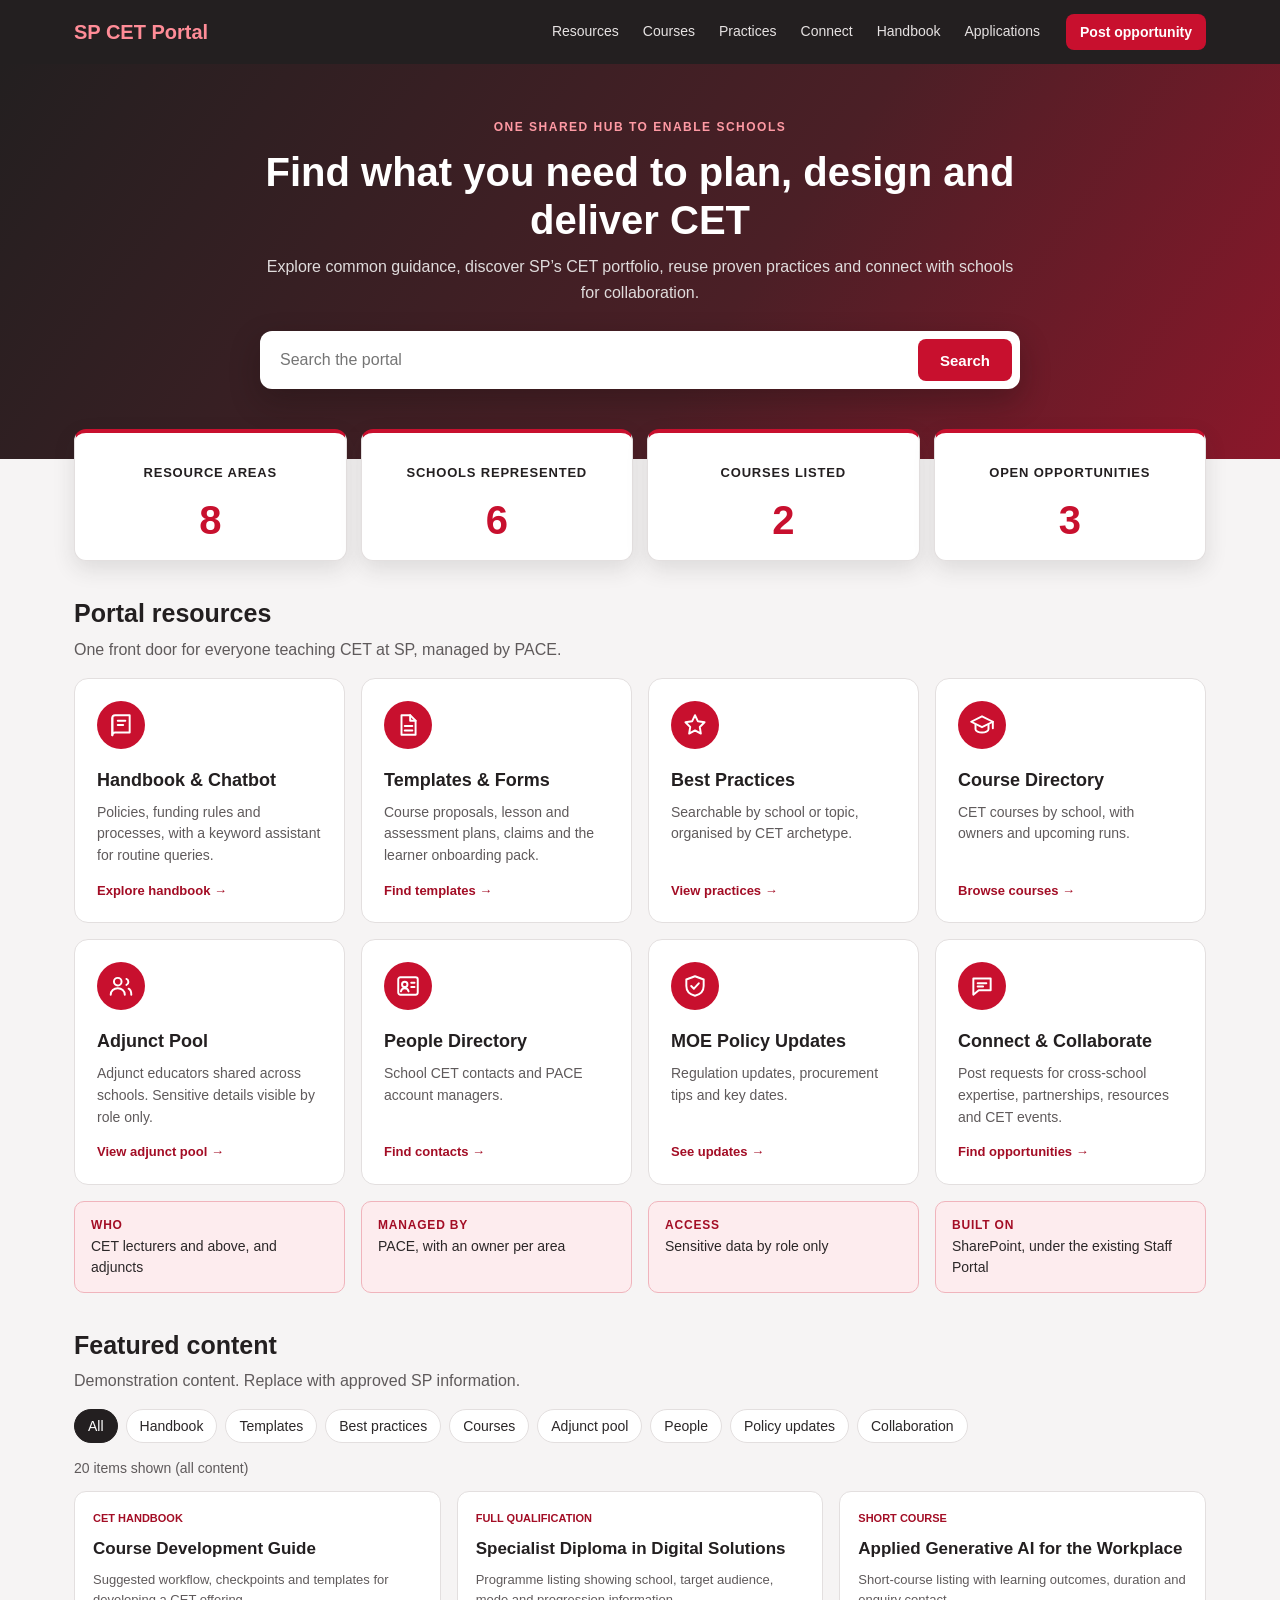
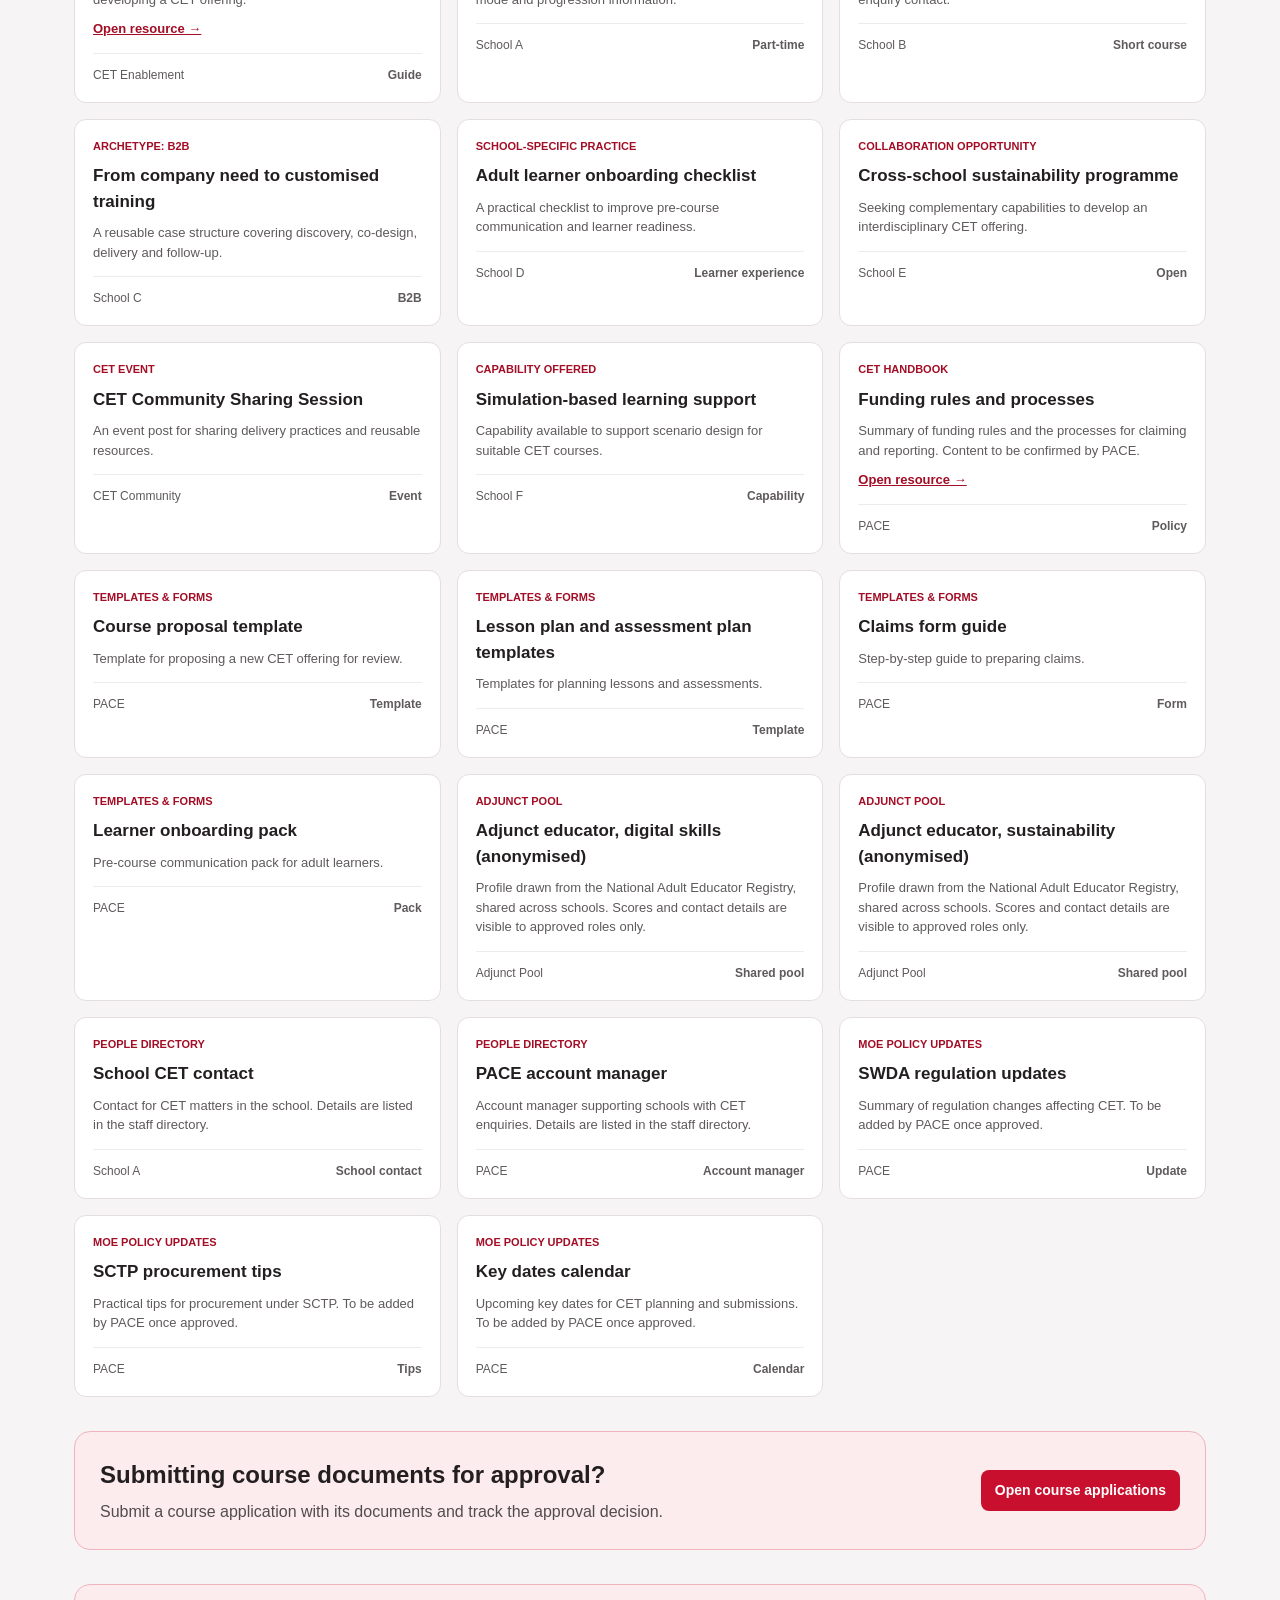
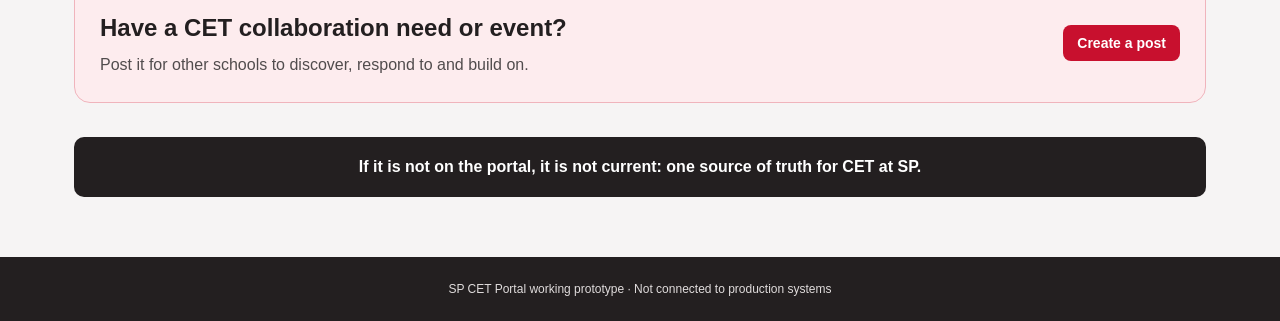
<file: index.html>
<!doctype html>
<html lang="en">
<head>
<meta charset="utf-8">
<meta name="viewport" content="width=device-width,initial-scale=1">
<meta name="description" content="Working prototype of the SP CET Portal: one shared hub for CET handbook, courses, best practices and collaboration.">
<title>SP CET Portal Prototype</title>
<link rel="icon" href="assets/favicon.svg" type="image/svg+xml">
<link rel="stylesheet" href="styles.css">
</head>
<body>
<a class="skip" href="#main">Skip to main content</a>

<!--
  =====================================================================
  HOW TO UPDATE THIS PAGE (for non-programmers)
  - Course, practice, handbook and collaboration CARDS:  edit data/content.json
  - Page wording (headings, hero text, footer):          edit this file, between the tags
  - Colours:                                             edit the :root block at the top of styles.css
  - Handbook landing page:                               edit handbook/index.html
  Do not change text inside < > brackets unless you know what it does.
  =====================================================================
-->

<header>
  <div class="top">
    <a class="brand" href="index.html"><span class="sr-only">SP CET Portal home</span><span aria-hidden="true">SP <span>CET</span> Portal</span></a>
    <nav id="siteNav" aria-label="Main">
      <a href="#resources">Resources</a>
      <a href="#courses">Courses</a>
      <a href="#practices">Practices</a>
      <a href="#connect">Connect</a>
      <a href="handbook/index.html">Handbook</a>
      <a href="applications/index.html">Applications</a>
    </nav>
    <button type="button" class="primary" data-open-modal>Post opportunity</button>
    <button type="button" class="menu-btn" id="menuBtn" aria-expanded="false" aria-controls="siteNav">Menu</button>
  </div>
</header>

<section class="hero" aria-labelledby="heroTitle">
  <div class="hero-inner">
    <div class="eyebrow">One shared hub to enable schools</div>
    <!-- EDIT: main headline and intro text -->
    <h1 id="heroTitle">Find what you need to plan, design and deliver CET</h1>
    <p>Explore common guidance, discover SP’s CET portfolio, reuse proven practices and connect with schools for collaboration.</p>
    <form class="search" id="searchForm" role="search">
      <label class="sr-only" for="searchBox">Search the portal</label>
      <input id="searchBox" type="search" placeholder="Search the portal" autocomplete="off">
      <button class="primary" type="submit">Search</button>
    </form>
  </div>
</section>

<main id="main">
  <!-- Counts below are calculated automatically from data/content.json -->
  <ul class="stats" aria-label="Portal summary">
    <li class="stat"><span>Resource areas</span><b id="resourceCount">8</b></li>
    <li class="stat"><span>Schools represented</span><b id="schoolCount">–</b></li>
    <li class="stat"><span>Courses listed</span><b id="courseCount">–</b></li>
    <li class="stat"><span>Open opportunities</span><b id="opportunityCount">–</b></li>
  </ul>

  <section id="resources" aria-labelledby="resHead">
    <div class="section-head"><div><h2 id="resHead">Portal resources</h2><p>One front door for everyone teaching CET at SP, managed by PACE.</p></div></div>
    <div class="hubs">
      <a class="hub" href="handbook/index.html"><span class="icon"><img src="assets/icons/handbook.svg" alt="" width="26" height="26"></span><h3>Handbook &amp; Chatbot</h3><p>Policies, funding rules and processes, with a keyword assistant for routine queries.</p><span class="go">Explore handbook →</span></a>
      <button type="button" class="hub" data-filter="template"><span class="icon"><img src="assets/icons/templates.svg" alt="" width="26" height="26"></span><h3>Templates &amp; Forms</h3><p>Course proposals, lesson and assessment plans, claims and the learner onboarding pack.</p><span class="go">Find templates →</span></button>
      <button type="button" class="hub" id="practices" data-filter="practice"><span class="icon"><img src="assets/icons/practices.svg" alt="" width="26" height="26"></span><h3>Best Practices</h3><p>Searchable by school or topic, organised by CET archetype.</p><span class="go">View practices →</span></button>
      <button type="button" class="hub" id="courses" data-filter="course"><span class="icon"><img src="assets/icons/courses.svg" alt="" width="26" height="26"></span><h3>Course Directory</h3><p>CET courses by school, with owners and upcoming runs.</p><span class="go">Browse courses →</span></button>
      <button type="button" class="hub" data-filter="adjunct"><span class="icon"><img src="assets/icons/adjunct.svg" alt="" width="26" height="26"></span><h3>Adjunct Pool</h3><p>Adjunct educators shared across schools. Sensitive details visible by role only.</p><span class="go">View adjunct pool →</span></button>
      <button type="button" class="hub" data-filter="person"><span class="icon"><img src="assets/icons/people.svg" alt="" width="26" height="26"></span><h3>People Directory</h3><p>School CET contacts and PACE account managers.</p><span class="go">Find contacts →</span></button>
      <button type="button" class="hub" data-filter="policy"><span class="icon"><img src="assets/icons/policy.svg" alt="" width="26" height="26"></span><h3>MOE Policy Updates</h3><p>Regulation updates, procurement tips and key dates.</p><span class="go">See updates →</span></button>
      <button type="button" class="hub" id="connect" data-filter="opportunity"><span class="icon"><img src="assets/icons/collaborate.svg" alt="" width="26" height="26"></span><h3>Connect &amp; Collaborate</h3><p>Post requests for cross-school expertise, partnerships, resources and CET events.</p><span class="go">Find opportunities →</span></button>
    </div>
    <!-- EDIT: the four information boxes below -->
    <ul class="strip" aria-label="About the portal">
      <li><b>Who</b> CET lecturers and above, and adjuncts</li>
      <li><b>Managed by</b> PACE, with an owner per area</li>
      <li><b>Access</b> Sensitive data by role only</li>
      <li><b>Built on</b> SharePoint, under the existing Staff Portal</li>
    </ul>
  </section>

  <section id="content" aria-labelledby="featHead">
    <div class="section-head"><div><h2 id="featHead">Featured content</h2><p>Demonstration content. Replace with approved SP information.</p></div></div>
    <div class="filters" role="group" aria-label="Filter content by type">
      <button type="button" class="chip active" data-filter="all" aria-pressed="true">All</button>
      <button type="button" class="chip" data-filter="handbook" aria-pressed="false">Handbook</button>
      <button type="button" class="chip" data-filter="template" aria-pressed="false">Templates</button>
      <button type="button" class="chip" data-filter="practice" aria-pressed="false">Best practices</button>
      <button type="button" class="chip" data-filter="course" aria-pressed="false">Courses</button>
      <button type="button" class="chip" data-filter="adjunct" aria-pressed="false">Adjunct pool</button>
      <button type="button" class="chip" data-filter="person" aria-pressed="false">People</button>
      <button type="button" class="chip" data-filter="policy" aria-pressed="false">Policy updates</button>
      <button type="button" class="chip" data-filter="opportunity" aria-pressed="false">Collaboration</button>
    </div>
    <p class="status" id="resultStatus" role="status" aria-live="polite"></p>
    <div class="grid" id="contentGrid"><p class="empty">Loading content…</p></div>
  </section>

  <div class="callout">
    <div><h2>Submitting course documents for approval?</h2><p>Submit a course application with its documents and track the approval decision.</p></div>
    <a class="primary" href="applications/index.html" style="text-decoration:none;margin-left:auto;white-space:nowrap">Open course applications</a>
  </div>

  <div class="callout">
    <div><h2>Have a CET collaboration need or event?</h2><p>Post it for other schools to discover, respond to and build on.</p></div>
    <button type="button" class="primary" data-open-modal>Create a post</button>
  </div>
  <p class="banner">If it is not on the portal, it is not current: one source of truth for CET at SP.</p>
</main>

<div class="modal" id="modal" hidden>
  <div class="panel" role="dialog" aria-modal="true" aria-labelledby="modalTitle">
    <h2 id="modalTitle">Post a CET opportunity</h2>
    <p class="note">Prototype only. Entries are stored in this browser and are not submitted to SP systems. Please do not enter personal or restricted information.</p>
    <form id="postForm" novalidate>
      <label for="postType">Post type</label>
      <select id="postType"><option>Collaboration opportunity</option><option>CET event</option><option>Capability offered</option><option>Resource request</option></select>
      <label for="postTitle">Title</label>
      <input id="postTitle" required placeholder="e.g. Looking for a partner in data analytics">
      <label for="postSchool">School</label>
      <input id="postSchool" required placeholder="School or department">
      <label for="postDesc">Description</label>
      <textarea id="postDesc" required placeholder="Describe the opportunity, intended audience and support needed"></textarea>
      <p class="form-error" id="formError" role="alert"></p>
      <div class="actions"><button type="button" class="secondary" id="cancelPost">Cancel</button><button type="submit" class="primary">Publish post</button></div>
    </form>
  </div>
</div>

<footer>SP CET Portal working prototype · Not connected to production systems</footer>
<script src="app.js"></script>
</body>
</html>
</file>
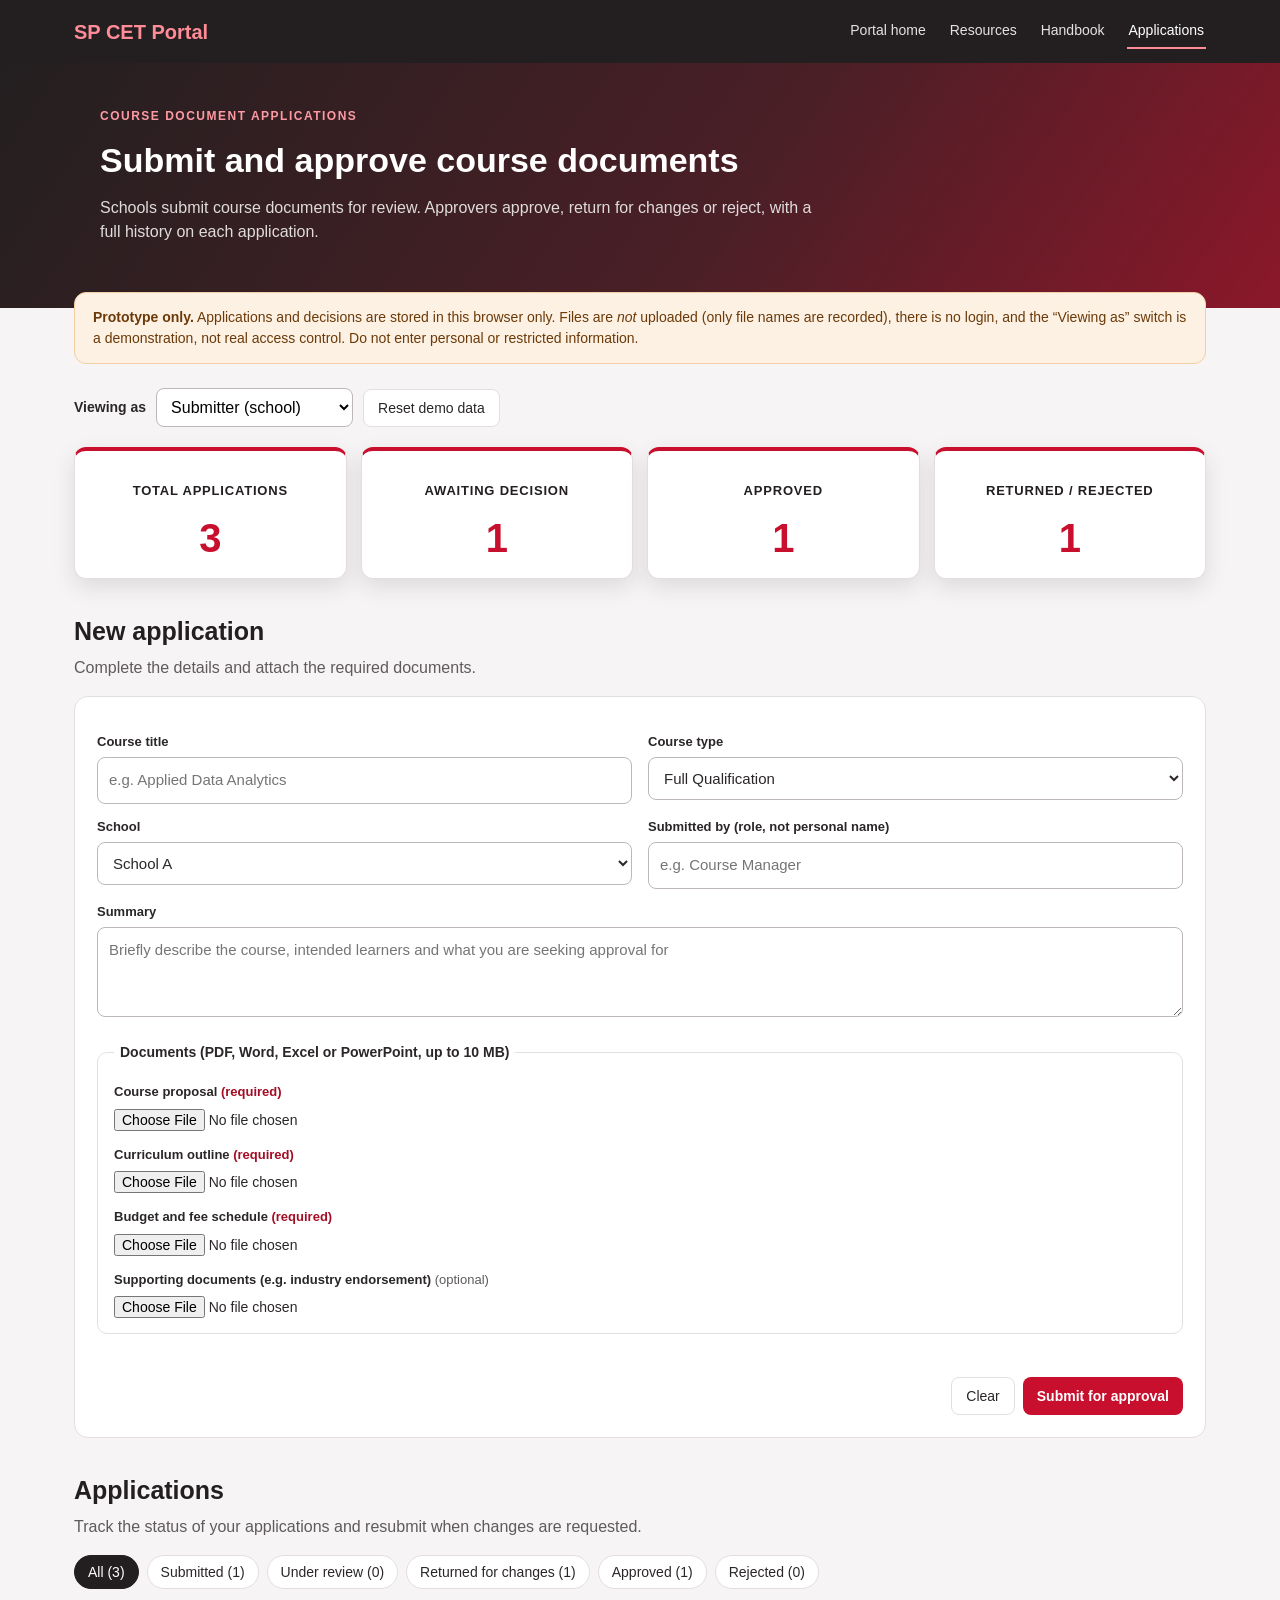
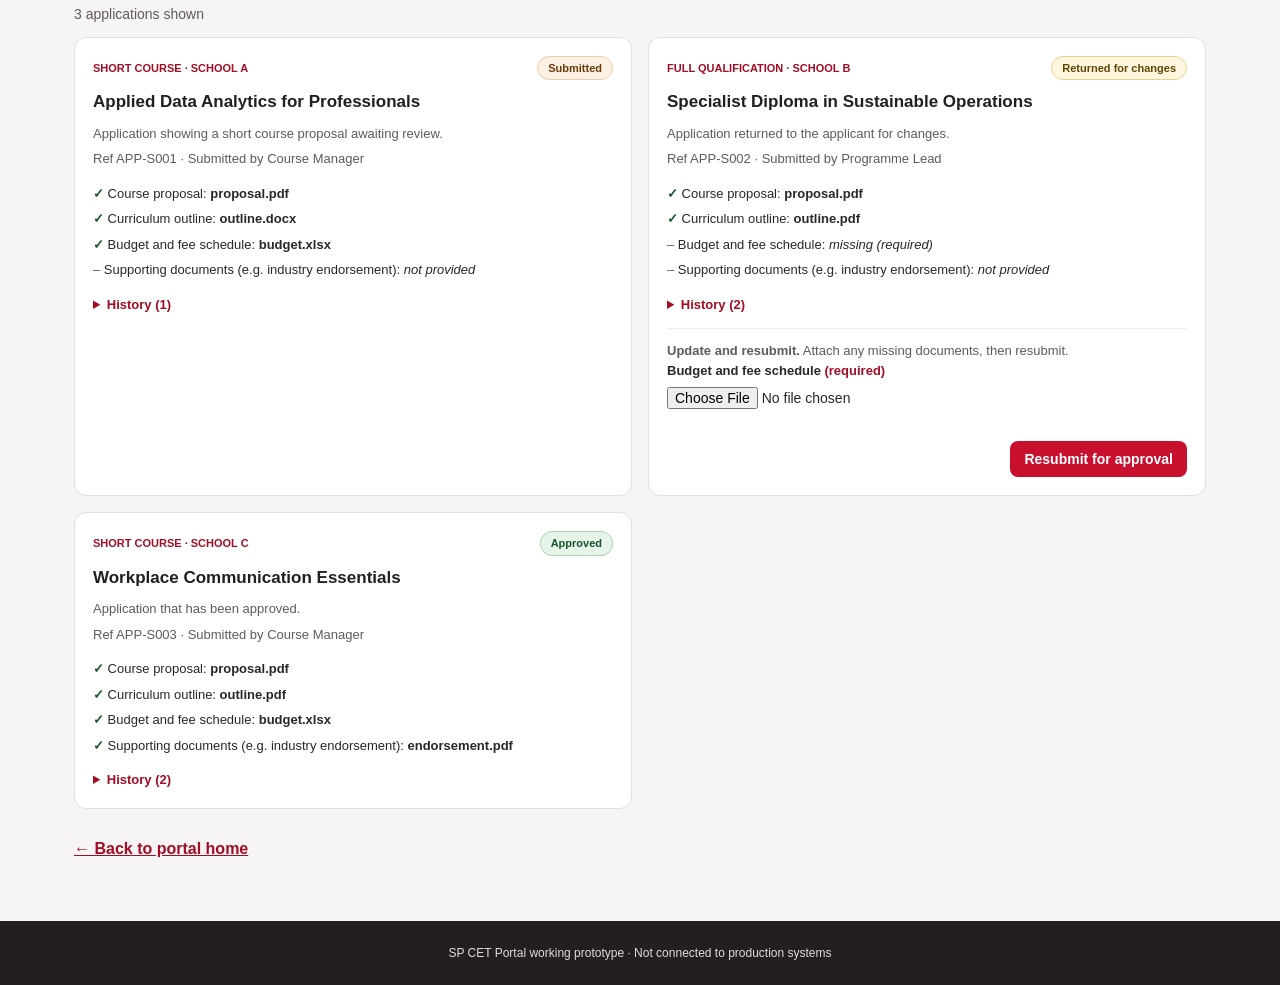
<file: applications/index.html>
<!doctype html>
<html lang="en">
<head>
<meta charset="utf-8">
<meta name="viewport" content="width=device-width,initial-scale=1">
<meta name="description" content="Prototype for submitting course documents for approval in the SP CET Portal.">
<title>Course Applications – SP CET Portal</title>
<link rel="icon" href="../assets/favicon.svg" type="image/svg+xml">
<link rel="stylesheet" href="../styles.css">
</head>
<body>
<a class="skip" href="#main">Skip to main content</a>

<!--
  =====================================================================
  HOW TO UPDATE THIS PAGE (for non-programmers)
  - Required documents, schools and course types: edit data/applications.json
  - Example applications shown on first load:       edit data/applications.json
  - Page wording:                                   edit this file
  This is a PROTOTYPE. Nothing is sent to SP systems and there is no login.
  =====================================================================
-->

<header>
  <div class="top">
    <a class="brand" href="../index.html"><span class="sr-only">SP CET Portal home</span><span aria-hidden="true">SP <span>CET</span> Portal</span></a>
    <nav id="siteNav" aria-label="Main">
      <a href="../index.html">Portal home</a>
      <a href="../index.html#resources">Resources</a>
      <a href="../handbook/index.html">Handbook</a>
      <a href="index.html" aria-current="page">Applications</a>
    </nav>
    <button type="button" class="menu-btn" id="menuBtn" aria-expanded="false" aria-controls="siteNav">Menu</button>
  </div>
</header>

<section class="page-hero" aria-labelledby="pageTitle">
  <div class="hero-inner">
    <div class="eyebrow">Course document applications</div>
    <h1 id="pageTitle">Submit and approve course documents</h1>
    <p>Schools submit course documents for review. Approvers approve, return for changes or reject, with a full history on each application.</p>
  </div>
</section>

<main id="main">
  <p class="notice"><strong>Prototype only.</strong> Applications and decisions are stored in this browser only. Files are <em>not</em> uploaded (only file names are recorded), there is no login, and the “Viewing as” switch is a demonstration, not real access control. Do not enter personal or restricted information.</p>

  <div class="role-bar">
    <label for="role">Viewing as</label>
    <select id="role"><option value="submitter">Submitter (school)</option><option value="approver">Approver (CET office)</option></select>
    <button type="button" class="secondary" id="resetBtn">Reset demo data</button>
  </div>

  <ul class="stats" id="appStats" aria-label="Application counts"></ul>

  <section id="submit" aria-labelledby="subHead">
    <div class="section-head"><div><h2 id="subHead">New application</h2><p>Complete the details and attach the required documents.</p></div></div>
    <form class="app-form" id="appForm" novalidate>
      <div class="form-grid">
        <div><label for="fTitle">Course title</label><input id="fTitle" required maxlength="120" placeholder="e.g. Applied Data Analytics"></div>
        <div><label for="fType">Course type</label><select id="fType"></select></div>
        <div><label for="fSchool">School</label><select id="fSchool"></select></div>
        <div><label for="fBy">Submitted by (role, not personal name)</label><input id="fBy" required maxlength="80" placeholder="e.g. Course Manager"></div>
      </div>
      <label for="fSummary">Summary</label>
      <textarea id="fSummary" required maxlength="500" placeholder="Briefly describe the course, intended learners and what you are seeking approval for"></textarea>
      <fieldset class="docs"><legend>Documents (PDF, Word, Excel or PowerPoint, up to 10 MB)</legend><div id="docFields"></div></fieldset>
      <p class="form-error" id="appError" role="alert"></p>
      <div class="actions"><button type="reset" class="secondary">Clear</button><button type="submit" class="primary">Submit for approval</button></div>
    </form>
  </section>

  <section id="list" aria-labelledby="listHead">
    <div class="section-head"><div><h2 id="listHead">Applications</h2><p id="roleHint"></p></div></div>
    <div class="filters" role="group" aria-label="Filter by status" id="statusFilters"></div>
    <p class="status" id="appStatus" role="status" aria-live="polite"></p>
    <div class="app-list" id="appList"><p class="empty">Loading applications…</p></div>
  </section>

  <a class="back" href="../index.html">← Back to portal home</a>
</main>

<footer>SP CET Portal working prototype · Not connected to production systems</footer>
<script src="applications.js"></script>
</body>
</html>
</file>
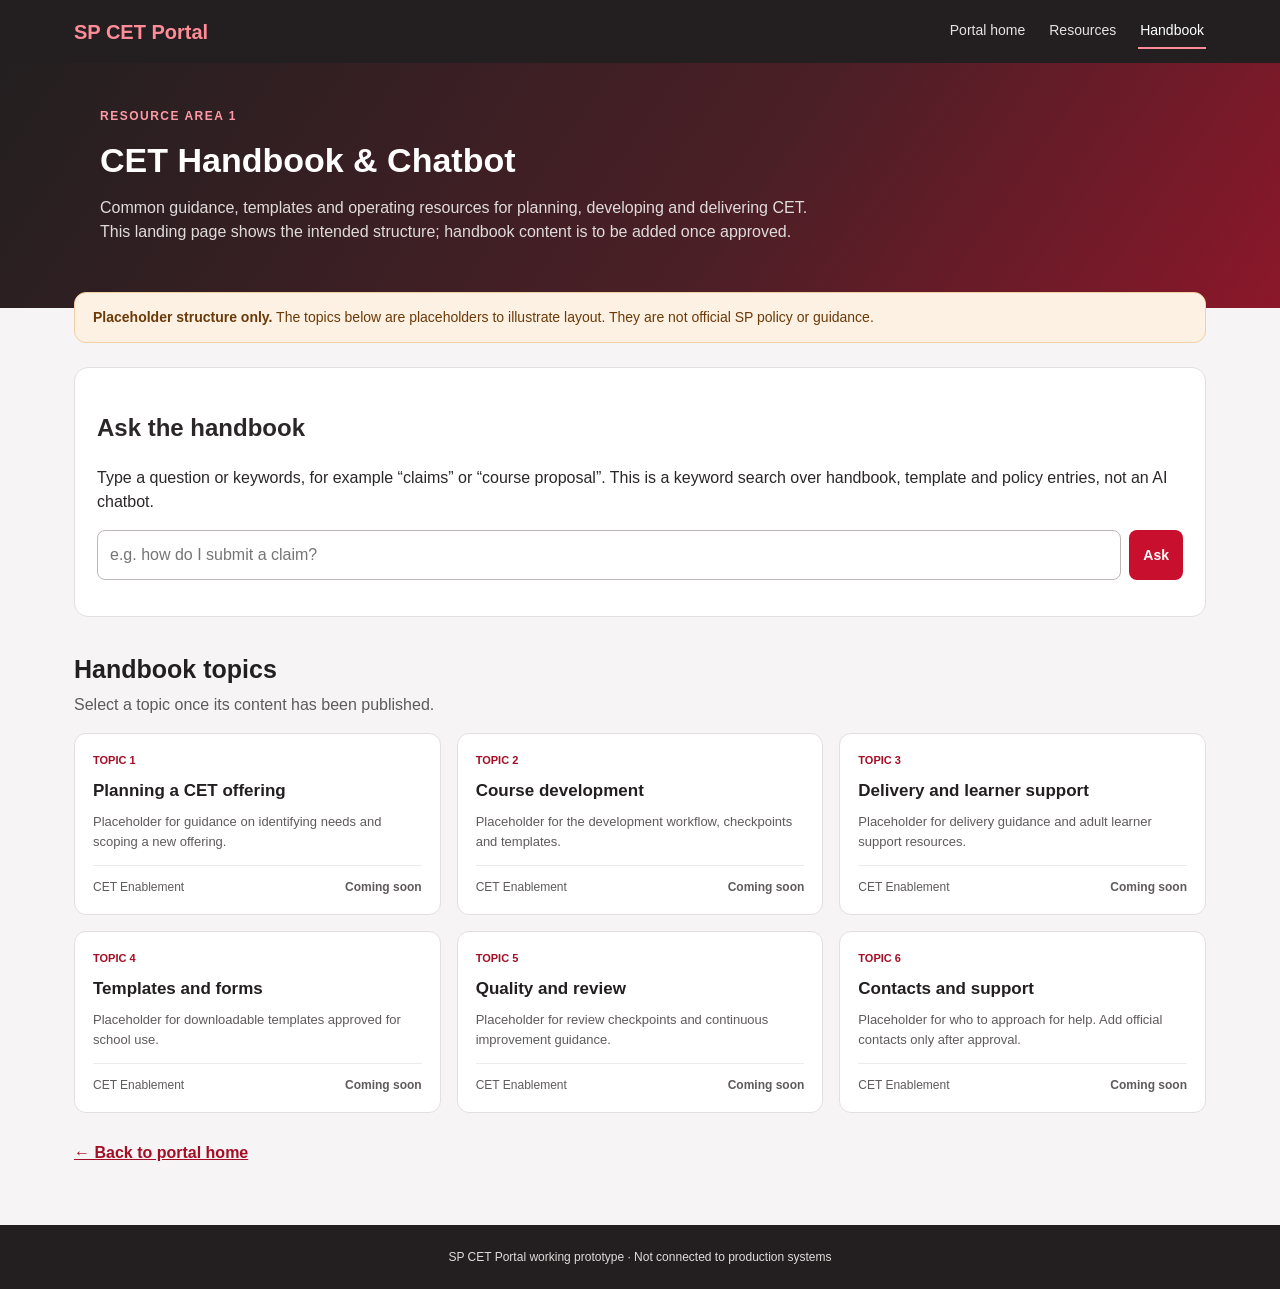
<file: handbook/index.html>
<!doctype html>
<html lang="en">
<head>
<meta charset="utf-8">
<meta name="viewport" content="width=device-width,initial-scale=1">
<meta name="description" content="CET Handbook landing page for the SP CET Portal prototype. Placeholder structure only.">
<title>CET Handbook – SP CET Portal</title>
<link rel="icon" href="../assets/favicon.svg" type="image/svg+xml">
<link rel="stylesheet" href="../styles.css">
</head>
<body>
<a class="skip" href="#main">Skip to main content</a>

<!--
  =====================================================================
  HOW TO UPDATE THE HANDBOOK PAGE (for non-programmers)
  - Each handbook topic is one block that starts with <article class="card"> and ends with </article>.
  - To add a topic: copy a whole block, paste it below the last one, then change the text.
  - To link to a document: put the file in the handbook folder (e.g. handbook/guide.pdf)
    and change href="#" to href="guide.pdf".
  - Only publish content that has been approved by the CET owner.
  =====================================================================
-->

<header>
  <div class="top">
    <a class="brand" href="../index.html"><span class="sr-only">SP CET Portal home</span><span aria-hidden="true">SP <span>CET</span> Portal</span></a>
    <nav aria-label="Main">
      <a href="../index.html">Portal home</a>
      <a href="../index.html#resources">Resources</a>
      <a href="index.html" aria-current="page">Handbook</a>
    </nav>
  </div>
</header>

<section class="page-hero" aria-labelledby="pageTitle">
  <div class="hero-inner">
    <div class="eyebrow">Resource area 1</div>
    <h1 id="pageTitle">CET Handbook &amp; Chatbot</h1>
    <p>Common guidance, templates and operating resources for planning, developing and delivering CET. This landing page shows the intended structure; handbook content is to be added once approved.</p>
  </div>
</section>

<main id="main">
  <p class="notice"><strong>Placeholder structure only.</strong> The topics below are placeholders to illustrate layout. They are not official SP policy or guidance.</p>

  <section class="assistant" aria-labelledby="askHead">
    <h2 id="askHead">Ask the handbook</h2>
    <p>Type a question or keywords, for example “claims” or “course proposal”. This is a keyword search over handbook, template and policy entries, not an AI chatbot.</p>
    <form id="askForm">
      <label class="sr-only" for="askBox">Your question</label>
      <input id="askBox" type="search" placeholder="e.g. how do I submit a claim?" autocomplete="off">
      <button class="primary" type="submit">Ask</button>
    </form>
    <div class="answer" id="answer" role="status" aria-live="polite"></div>
  </section>

  <section aria-labelledby="topics">
    <div class="section-head"><div><h2 id="topics">Handbook topics</h2><p>Select a topic once its content has been published.</p></div></div>
    <div class="toc">
      <!-- EDIT: one block per topic -->
      <article class="card"><div class="card-top"><div class="tag">Topic 1</div></div><h3>Planning a CET offering</h3><p>Placeholder for guidance on identifying needs and scoping a new offering.</p><div class="meta"><span>CET Enablement</span><b>Coming soon</b></div></article>
      <article class="card"><div class="card-top"><div class="tag">Topic 2</div></div><h3>Course development</h3><p>Placeholder for the development workflow, checkpoints and templates.</p><div class="meta"><span>CET Enablement</span><b>Coming soon</b></div></article>
      <article class="card"><div class="card-top"><div class="tag">Topic 3</div></div><h3>Delivery and learner support</h3><p>Placeholder for delivery guidance and adult learner support resources.</p><div class="meta"><span>CET Enablement</span><b>Coming soon</b></div></article>
      <article class="card"><div class="card-top"><div class="tag">Topic 4</div></div><h3>Templates and forms</h3><p>Placeholder for downloadable templates approved for school use.</p><div class="meta"><span>CET Enablement</span><b>Coming soon</b></div></article>
      <article class="card"><div class="card-top"><div class="tag">Topic 5</div></div><h3>Quality and review</h3><p>Placeholder for review checkpoints and continuous improvement guidance.</p><div class="meta"><span>CET Enablement</span><b>Coming soon</b></div></article>
      <article class="card"><div class="card-top"><div class="tag">Topic 6</div></div><h3>Contacts and support</h3><p>Placeholder for who to approach for help. Add official contacts only after approval.</p><div class="meta"><span>CET Enablement</span><b>Coming soon</b></div></article>
    </div>
  </section>

  <a class="back" href="../index.html">← Back to portal home</a>
</main>

<footer>SP CET Portal working prototype · Not connected to production systems</footer>
<script src="assistant.js"></script>
</body>
</html>
</file>
<file: styles.css>
/* SP CET Portal styles. Brand colours (SP red and charcoal) are defined in :root below; hex values are approximations - replace with the official SP brand palette if required. */
:root{--ink:#231f20;--red:#c8102e;--red-dark:#a30d25;--bg:#f6f4f4;--text:#2b2728;--muted:#5f5a5b;--line:#e3dfdf;--white:#fff;--accent:#c25e0c;--focus:#f2b01e}
*{box-sizing:border-box}
html{scroll-behavior:smooth;scroll-padding-top:84px}
body{margin:0;font-family:Arial,"Segoe UI",sans-serif;color:var(--text);background:var(--bg);line-height:1.5}
a{color:var(--red-dark)}
:focus-visible{outline:3px solid var(--focus);outline-offset:2px}
.skip{position:absolute;left:-999px;top:8px;background:#fff;color:var(--ink);padding:10px 14px;border-radius:8px;z-index:20;font-weight:700}
.skip:focus{left:8px}
.sr-only{position:absolute;width:1px;height:1px;overflow:hidden;clip:rect(0 0 0 0);white-space:nowrap}

/* Header */
header{background:var(--ink);color:#fff;position:sticky;top:0;z-index:5}
.top{max-width:1180px;margin:auto;display:flex;align-items:center;gap:24px;padding:14px 24px}
.brand{font-weight:800;font-size:20px;color:#fff;text-decoration:none;display:flex;align-items:center;gap:10px}
.brand span{color:#ff8c97}

.top nav{display:flex;gap:20px;margin-left:auto;align-items:center}
.top nav a{color:#e6e2e2;text-decoration:none;font-size:14px;padding:6px 2px;border-bottom:2px solid transparent}
.top nav a:hover,.top nav a[aria-current]{color:#fff;border-bottom-color:#ff8c97}
.primary{border:0;border-radius:8px;background:var(--red);color:#fff;padding:10px 14px;font-weight:700;font-size:14px;cursor:pointer;font-family:inherit}
.primary:hover{background:var(--red-dark)}
.secondary{border:1px solid var(--line);background:#fff;padding:10px 14px;border-radius:8px;cursor:pointer;font-family:inherit;font-size:14px;color:var(--text)}
.secondary:hover{background:#f1eeee}
.menu-btn{display:none;background:transparent;border:1px solid #6b6566;color:#fff;border-radius:8px;padding:8px 12px;font-size:14px;cursor:pointer;font-family:inherit}

/* Hero */
.hero{background:linear-gradient(125deg,#231f20 0%,#4b1f26 58%,#c8102e 140%);color:#fff;padding:54px 24px 70px}
.hero-inner{max-width:1080px;margin:auto;text-align:center}
.eyebrow{text-transform:uppercase;letter-spacing:1.5px;color:#ff9aa4;font-size:12px;font-weight:800}
.hero h1{font-size:40px;margin:12px auto 10px;max-width:800px;line-height:1.2}
.hero p{color:#e0dcdc;max-width:760px;margin:0 auto 26px;line-height:1.6}
.search{max-width:760px;margin:auto;display:flex;background:#fff;padding:8px;border-radius:12px;box-shadow:0 12px 30px #1a0f1055}
.search input{text-align:left;border:0;outline:0;flex:1;padding:12px;font-size:16px;min-width:0;font-family:inherit;color:var(--text)}
.search:focus-within{outline:3px solid var(--focus)}
.search .primary{padding:0 22px;font-size:15px}

/* Main layout */
main{max-width:1180px;margin:-30px auto 60px;padding:0 24px}
.stats{display:grid;grid-template-columns:repeat(4,1fr);gap:14px;margin:0 0 30px;padding:0;list-style:none}
.stat{background:#fff;border:1px solid var(--line);border-top:4px solid var(--red);border-radius:12px;padding:20px 16px;box-shadow:0 8px 22px #2b27281f;text-align:center;display:flex;flex-direction:column;align-items:center;justify-content:center;gap:8px}
.stat span{min-height:3em;display:flex;align-items:center;justify-content:center;font-size:13px;font-weight:700;color:var(--ink);text-transform:uppercase;letter-spacing:.8px}
.stat b{display:block;font-size:40px;line-height:1;color:var(--red);font-weight:800}
.section-head{display:flex;align-items:end;justify-content:space-between;margin:34px 0 16px;gap:16px}
.section-head h2{margin:0;font-size:25px;color:var(--ink)}
.section-head p{margin:5px 0 0;color:var(--muted)}

/* Resource hubs */
.hubs{display:grid;grid-template-columns:repeat(4,1fr);gap:16px}
.hub{background:#fff;border:1px solid var(--line);border-radius:14px;padding:22px;min-height:190px;transition:.2s;display:flex;flex-direction:column;align-items:flex-start;text-align:left;font:inherit;color:inherit;text-decoration:none;cursor:pointer}
.hub:hover{transform:translateY(-4px);box-shadow:0 14px 30px #2b272818}
.icon{width:48px;height:48px;border-radius:50%;display:grid;place-items:center;background:var(--red)}
.icon img{display:block}
.hub h3{margin:18px 0 8px;color:var(--ink);font-size:18px}
.hub p{color:var(--muted);font-size:14px;line-height:1.55;margin:0 0 14px}
.hub .go{color:var(--red-dark);font-weight:700;font-size:13px;margin-top:auto}

/* Filters and cards */
.filters{display:flex;gap:8px;flex-wrap:wrap;margin-bottom:15px}
.chip{border:1px solid var(--line);background:#fff;border-radius:20px;padding:8px 13px;cursor:pointer;font-family:inherit;font-size:14px;color:var(--text)}
.chip:hover{border-color:var(--red)}
.chip.active{background:var(--ink);color:#fff;border-color:var(--ink)}
.status{color:var(--muted);font-size:14px;margin:0 0 12px}
.grid{display:grid;grid-template-columns:repeat(3,1fr);gap:16px}
.card{background:#fff;border:1px solid var(--line);border-radius:12px;padding:18px;display:flex;flex-direction:column}
.card-top{display:flex;justify-content:space-between;align-items:center;gap:8px}
.tag{font-size:11px;font-weight:800;text-transform:uppercase;color:var(--red-dark)}
.card h3{font-size:17px;margin:9px 0;color:var(--ink)}
.card p{font-size:13px;color:var(--muted);line-height:1.5;margin:0}
.card .more{font-size:13px;font-weight:700;margin-top:10px}
.meta{display:flex;justify-content:space-between;gap:8px;border-top:1px solid #eeebeb;padding-top:12px;margin-top:auto;font-size:12px;color:var(--muted)}
.card p+.meta,.card .more+.meta{margin-top:14px}
.empty,.error{background:#fff;border:1px dashed var(--line);border-radius:12px;padding:24px;grid-column:1/-1;color:var(--muted)}
.error{border-color:#e0a3a3;color:#7a1f1f;background:#fff6f6}

/* Callout */
.callout{margin-top:34px;background:#fdecee;border:1px solid #f0b4bc;border-radius:16px;padding:25px;display:flex;align-items:center;gap:24px}
.callout h2{margin:0 0 7px;color:var(--ink)}
.callout p{margin:0;color:#514c4d}
.callout button{margin-left:auto;white-space:nowrap}

/* Modal */
.modal{position:fixed;inset:0;background:#1a1516aa;display:none;align-items:center;justify-content:center;padding:20px;z-index:10}
.modal.open{display:flex}
.panel{background:#fff;padding:24px;border-radius:14px;max-width:580px;width:100%;max-height:90vh;overflow:auto}
.panel h2{margin-top:0;color:var(--ink)}
.panel .note{color:var(--muted);font-size:14px}
.panel label{display:block;font-size:13px;font-weight:700;margin:13px 0 6px}
.panel input,.panel select,.panel textarea{width:100%;padding:11px;border:1px solid #bdb7b8;border-radius:8px;font:inherit;font-size:15px;color:var(--text);background:#fff}
.panel textarea{min-height:110px;resize:vertical}
.form-error{color:#9b1c1c;font-size:13px;margin:12px 0 0;min-height:1em}
.actions{display:flex;justify-content:flex-end;gap:8px;margin-top:18px}

/* Footer */
footer{background:var(--ink);color:#e0dcdc;padding:23px;text-align:center;font-size:12px}
footer a{color:#ffb3ba}

/* Handbook page */
.page-hero{background:linear-gradient(125deg,#231f20 0%,#4b1f26 58%,#c8102e 140%);color:#fff;padding:44px 24px 64px}
.page-hero .hero-inner{text-align:left}
.page-hero h1{font-size:34px;margin:10px 0}
.page-hero p{margin:0;max-width:720px;color:#e0dcdc}
.notice{background:#fdf1e4;border:1px solid #f3cfa4;color:#6b3a08;border-radius:12px;padding:14px 18px;margin-bottom:24px;font-size:14px}
.toc{display:grid;grid-template-columns:repeat(3,1fr);gap:16px}
.back{display:inline-block;margin-top:28px;font-weight:700}

/* Tablet */
@media(max-width:900px){
.hubs,.stats{grid-template-columns:repeat(2,1fr)}
.grid,.toc{grid-template-columns:1fr 1fr}
.hero h1{font-size:34px}
}
/* Mobile */
@media(max-width:700px){
.menu-btn{display:block}
.top{flex-wrap:wrap;gap:12px;padding:12px 16px}
.top nav{display:none;flex-direction:column;align-items:stretch;gap:0;width:100%;margin:0;order:3}
.top nav.open{display:flex}
.top nav a{padding:12px 4px;border-bottom:1px solid #4a4546;font-size:15px}
.top>.primary{order:1;margin-left:auto}.menu-btn{order:2}
main{padding:0 16px}
.hero,.page-hero{padding:40px 16px 60px}
}
@media(max-width:560px){
.hubs,.stats,.grid,.toc{grid-template-columns:1fr}
.hero h1{font-size:28px}
.callout{display:block}
.callout button{margin-top:16px;width:100%}
.search{display:block}.search input{width:100%}.stat span{min-height:0}
.search .primary{width:100%;height:44px;margin-top:6px}
.section-head{display:block}
.actions{flex-direction:column-reverse}
.actions button{width:100%}
}
@media(prefers-reduced-motion:reduce){html{scroll-behavior:auto}.hub{transition:none}.hub:hover{transform:none}}

/* Course applications page */
.role-bar{display:flex;align-items:center;gap:10px;flex-wrap:wrap;margin-bottom:20px}
.role-bar label{font-weight:700;font-size:14px}
.role-bar select{padding:9px 10px;border:1px solid #bdb7b8;border-radius:8px;font:inherit;background:#fff}
.app-form{background:#fff;border:1px solid var(--line);border-radius:14px;padding:22px}
.app-form label{display:block;font-size:13px;font-weight:700;margin:13px 0 6px}
.app-form input:not([type=file]),.app-form select,.app-form textarea{width:100%;padding:11px;border:1px solid #bdb7b8;border-radius:8px;font:inherit;font-size:15px;color:var(--text);background:#fff}
.app-form textarea{min-height:90px;resize:vertical}
.form-grid{display:grid;grid-template-columns:1fr 1fr;gap:0 16px}
fieldset.docs{border:1px solid var(--line);border-radius:10px;margin:18px 0 0;padding:6px 16px 14px}
fieldset.docs legend{font-weight:700;font-size:14px;padding:0 6px}
.doc-row input[type=file]{font-size:14px;max-width:100%}
.req{color:var(--red-dark);font-weight:700}.opt{color:var(--muted);font-weight:400}
.app-list{display:grid;grid-template-columns:repeat(2,1fr);gap:16px}
.app-card h3{margin:9px 0}
.meta-line{margin-top:6px!important}
.pill{font-size:11px;font-weight:800;border-radius:12px;padding:3px 10px;border:1px solid var(--line);background:#f1eeee;color:var(--ink);white-space:nowrap}
.pill.s-submitted,.pill.s-review{background:#fdf1e4;border-color:#f3cfa4;color:#6b3a08}
.pill.s-approved{background:#e7f4ea;border-color:#a9d3b3;color:#17542a}
.pill.s-returned{background:#fff6e0;border-color:#ecd28a;color:#5f4500}
.pill.s-rejected{background:#fdecee;border-color:#f0b4bc;color:#8a0c22}
.doc-list{list-style:none;margin:12px 0 0;padding:0;font-size:13px;color:var(--text)}
.doc-list li{padding:3px 0}.doc-list .ok{color:#17542a;font-weight:800}.doc-list .miss{color:var(--muted)}
.app-card details{margin-top:12px;font-size:13px}
.app-card summary{cursor:pointer;font-weight:700;color:var(--red-dark)}
.history{margin:8px 0 0;padding-left:18px;color:var(--muted)}.history li{margin-bottom:8px}.history .note{color:var(--text)}
.decision{border-top:1px solid #eeebeb;margin-top:14px;padding-top:12px}
.decision label{display:block;font-size:13px;font-weight:700;margin:0 0 6px}
.decision textarea{width:100%;min-height:70px;padding:10px;border:1px solid #bdb7b8;border-radius:8px;font:inherit;font-size:14px}
.decision .actions{flex-wrap:wrap}
@media(max-width:900px){.app-list{grid-template-columns:1fr}}
@media(max-width:560px){.form-grid{grid-template-columns:1fr}.decision .actions button{width:100%}}

/* Portal information strip and banner */
.strip{list-style:none;margin:16px 0 0;padding:0;display:grid;grid-template-columns:repeat(4,1fr);gap:16px}
.strip li{background:#fdecee;border:1px solid #f0b4bc;border-radius:10px;padding:14px 16px;font-size:14px}
.strip b{display:block;color:var(--red-dark);font-size:12px;letter-spacing:.8px;text-transform:uppercase;margin-bottom:2px}
.banner{background:var(--ink);color:#fff;text-align:center;font-weight:700;padding:18px 20px;border-radius:10px;margin:34px 0 0}
.assistant{background:#fff;border:1px solid var(--line);border-radius:14px;padding:22px;margin-bottom:28px}
.assistant form{display:flex;gap:8px}
.assistant input{flex:1;min-width:0;padding:12px;border:1px solid #bdb7b8;border-radius:8px;font:inherit;font-size:16px}
.assistant .answer{margin-top:14px}
.assistant .answer ul{margin:8px 0 0;padding-left:20px}
@media(max-width:900px){.strip{grid-template-columns:1fr 1fr}}
@media(max-width:560px){.strip{grid-template-columns:1fr}.assistant form{flex-direction:column}}
</file>
